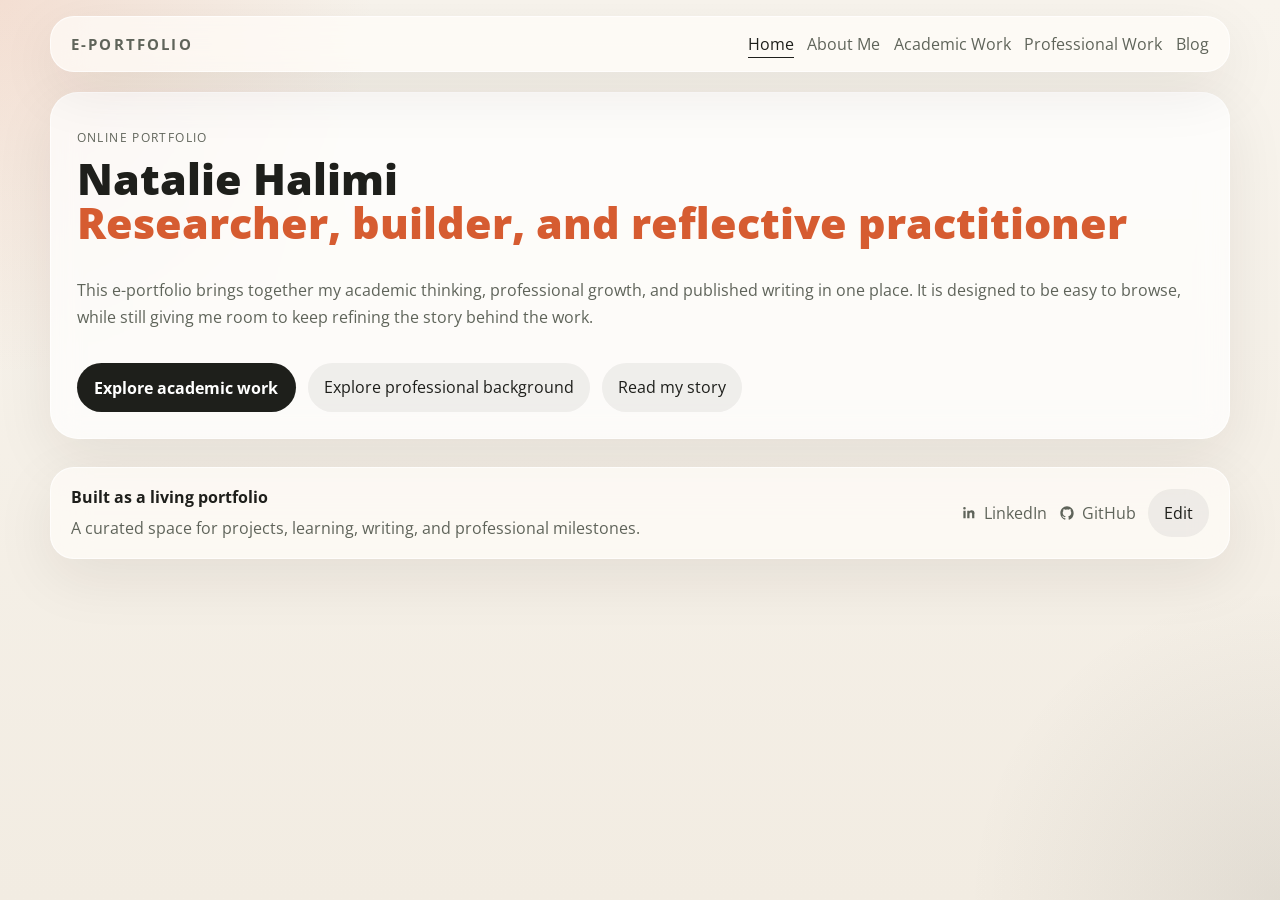
<file: index.html>
<!DOCTYPE html>
<html lang="en">
  <head>
    <meta charset="UTF-8" />
    <meta name="viewport" content="width=device-width, initial-scale=1.0" />
    <title>Nathal | E-Portfolio</title>
    <meta
      name="description"
      content="A modern minimalist e-portfolio for academic and professional work."
    />
    <link rel="preconnect" href="https://fonts.googleapis.com" />
    <link rel="preconnect" href="https://fonts.gstatic.com" crossorigin />
    <link
      href="https://fonts.googleapis.com/css2?family=Open+Sans:wght@400;500;600;700;800&display=swap"
      rel="stylesheet"
    />
    <link rel="stylesheet" href="styles.css?v=20260919-1" />
  </head>
  <body data-page="home">
    <div class="site-shell">
      <header class="site-header">
        <div class="brand-lockup">
          <a href="index.html" class="brand-kicker brand-kicker-link">E-Portfolio</a>
        </div>
        <nav class="site-nav" aria-label="Primary">
          <a href="index.html">Home</a>
          <a href="about.html">About Me</a>
          <a href="academic.html">Academic Work</a>
          <a href="professional.html">Professional Work</a>
          <a href="blog.html">Blog</a>
        </nav>
      </header>

      <main id="app"></main>

      <footer class="site-footer">
        <div>
          <p class="footer-title">Built as a living portfolio</p>
          <p id="footerMessage"></p>
        </div>
        <div class="footer-actions">
          <a class="social-link" href="https://www.linkedin.com/in/nataliehalimi/" target="_blank" rel="noreferrer" aria-label="LinkedIn">
            <svg viewBox="0 0 24 24" aria-hidden="true"><path d="M6.94 8.5H3.56V20h3.38V8.5Zm.22-3.56a1.96 1.96 0 1 0-3.92 0 1.96 1.96 0 0 0 3.92 0ZM20.44 12.96c0-3.46-1.85-5.07-4.31-5.07-1.99 0-2.88 1.1-3.38 1.87V8.5H9.38c.04.83 0 11.5 0 11.5h3.37v-6.42c0-.34.03-.68.12-.92.27-.68.88-1.38 1.9-1.38 1.34 0 1.87 1.03 1.87 2.54V20H20V13.4c0-.15 0-.29-.01-.44h.01Z" fill="currentColor"/></svg>
            <span>LinkedIn</span>
          </a>
          <a class="social-link" href="https://github.com/natinat" target="_blank" rel="noreferrer" aria-label="GitHub">
            <svg viewBox="0 0 24 24" aria-hidden="true"><path d="M12 2C6.48 2 2 6.59 2 12.25c0 4.53 2.87 8.37 6.84 9.73.5.1.66-.22.66-.49 0-.24-.01-1.04-.01-1.88-2.78.62-3.37-1.22-3.37-1.22-.45-1.18-1.11-1.49-1.11-1.49-.9-.64.07-.63.07-.63 1 .07 1.52 1.05 1.52 1.05.88 1.55 2.32 1.1 2.88.84.09-.66.35-1.1.63-1.35-2.22-.26-4.55-1.14-4.55-5.08 0-1.12.39-2.04 1.03-2.76-.1-.26-.45-1.31.1-2.73 0 0 .84-.28 2.75 1.05A9.3 9.3 0 0 1 12 6.88c.85 0 1.7.12 2.5.37 1.9-1.33 2.74-1.05 2.74-1.05.56 1.42.21 2.47.1 2.73.64.72 1.03 1.64 1.03 2.76 0 3.95-2.34 4.82-4.57 5.07.36.32.68.95.68 1.92 0 1.39-.01 2.5-.01 2.84 0 .27.17.59.67.49A10.2 10.2 0 0 0 22 12.25C22 6.59 17.52 2 12 2Z" fill="currentColor"/></svg>
            <span>GitHub</span>
          </a>
          <button id="footerEditToggle" class="ghost-button" type="button">Edit</button>
        </div>
      </footer>
    </div>

    <dialog id="editorDialog" class="editor-dialog">
      <form method="dialog" id="editorForm">
        <div class="dialog-header">
          <div>
            <p class="dialog-kicker">Editor</p>
            <h2 id="dialogTitle">Edit content</h2>
          </div>
          <button type="submit" class="icon-button" value="cancel" aria-label="Close editor">
            ×
          </button>
        </div>
        <div id="editorFields" class="editor-fields"></div>
        <div class="dialog-actions">
          <button type="button" id="deleteButton" class="danger-button hidden">Delete</button>
          <button type="submit" class="primary-button" value="save">Save changes</button>
        </div>
      </form>
    </dialog>

    <script src="app.js?v=20261128-3"></script>
  </body>
</html>
</file>
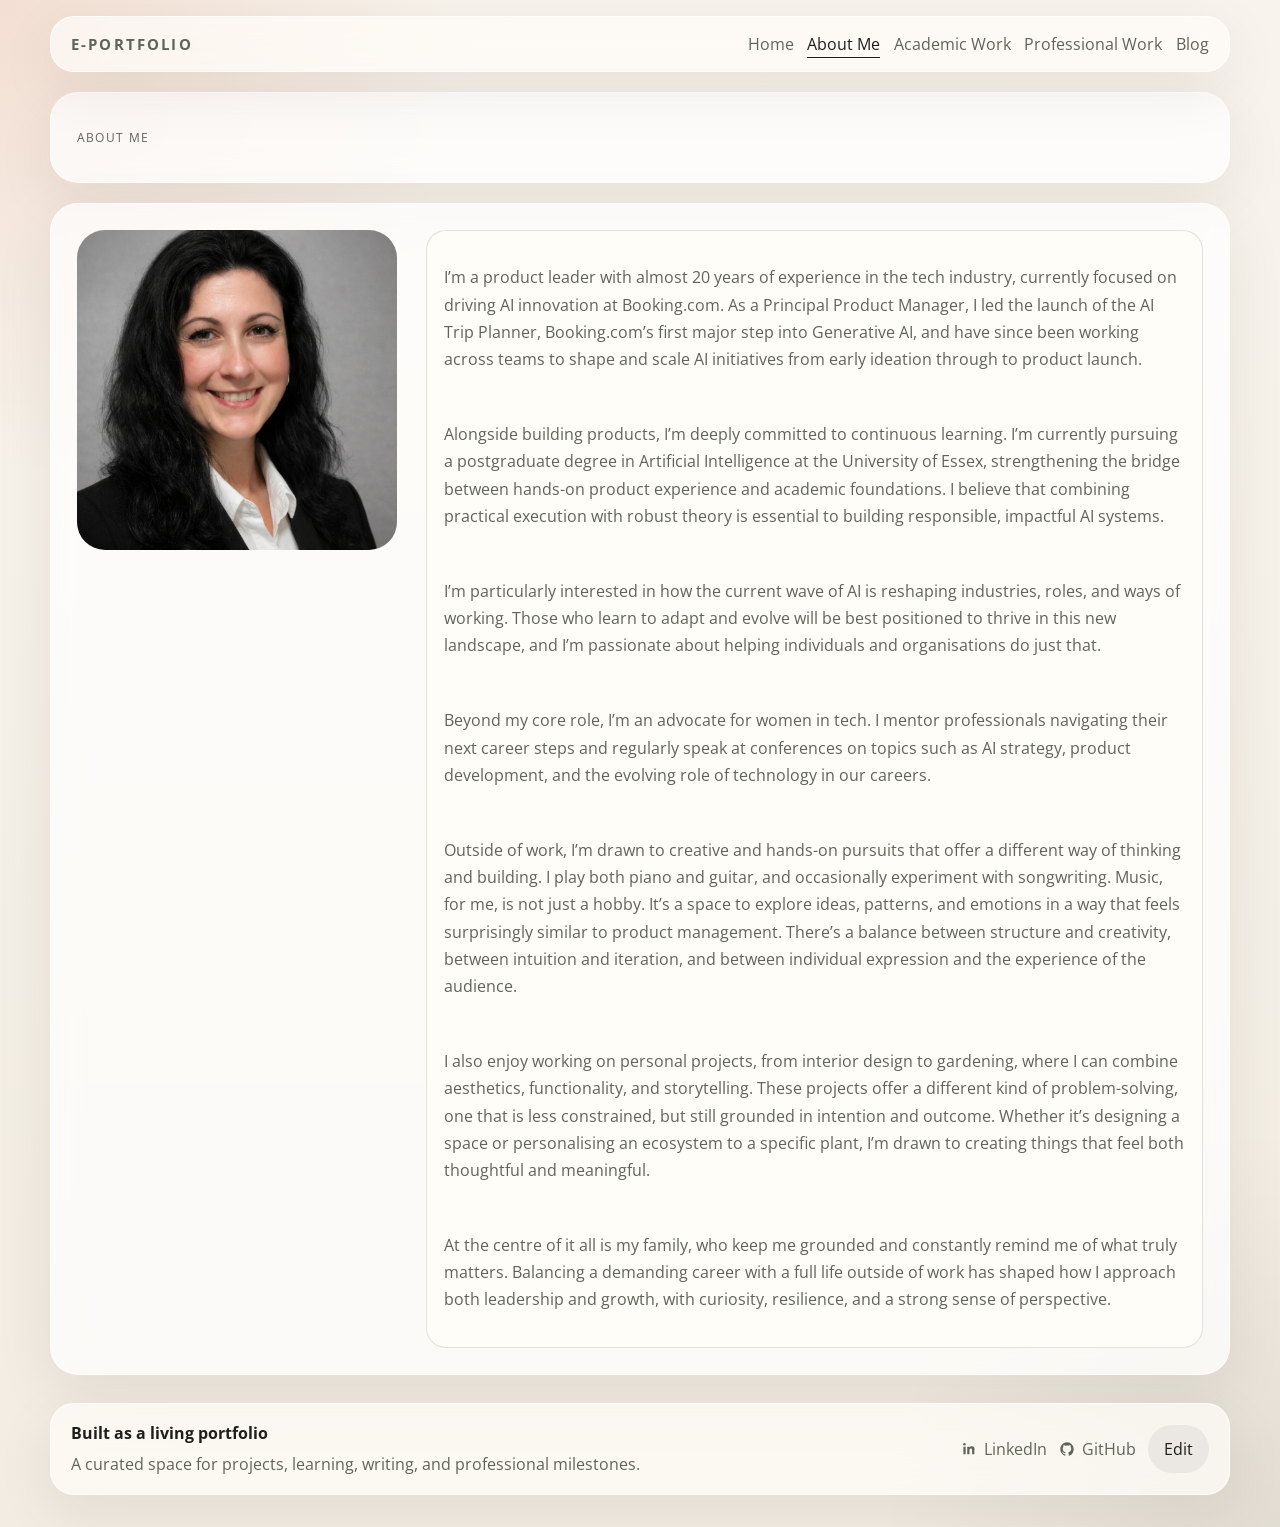
<file: about.html>
<!DOCTYPE html>
<html lang="en">
  <head>
    <meta charset="UTF-8" />
    <meta name="viewport" content="width=device-width, initial-scale=1.0" />
    <title>Nathal | About Me</title>
    <meta
      name="description"
      content="Learn more about Nathal's background, perspective, and the story behind the portfolio."
    />
    <link rel="preconnect" href="https://fonts.googleapis.com" />
    <link rel="preconnect" href="https://fonts.gstatic.com" crossorigin />
    <link
      href="https://fonts.googleapis.com/css2?family=Open+Sans:wght@400;500;600;700;800&display=swap"
      rel="stylesheet"
    />
    <link rel="stylesheet" href="styles.css?v=20260919-1" />
  </head>
  <body data-page="about">
    <div class="site-shell">
      <header class="site-header">
        <div class="brand-lockup">
          <a href="index.html" class="brand-kicker brand-kicker-link">E-Portfolio</a>
        </div>
        <nav class="site-nav" aria-label="Primary">
          <a href="index.html">Home</a>
          <a href="about.html">About Me</a>
          <a href="academic.html">Academic Work</a>
          <a href="professional.html">Professional Work</a>
          <a href="blog.html">Blog</a>
        </nav>
      </header>

      <main id="app"></main>

      <footer class="site-footer">
        <div>
          <p class="footer-title">Built as a living portfolio</p>
          <p id="footerMessage"></p>
        </div>
        <div class="footer-actions">
          <a class="social-link" href="https://www.linkedin.com/in/nataliehalimi/" target="_blank" rel="noreferrer" aria-label="LinkedIn">
            <svg viewBox="0 0 24 24" aria-hidden="true"><path d="M6.94 8.5H3.56V20h3.38V8.5Zm.22-3.56a1.96 1.96 0 1 0-3.92 0 1.96 1.96 0 0 0 3.92 0ZM20.44 12.96c0-3.46-1.85-5.07-4.31-5.07-1.99 0-2.88 1.1-3.38 1.87V8.5H9.38c.04.83 0 11.5 0 11.5h3.37v-6.42c0-.34.03-.68.12-.92.27-.68.88-1.38 1.9-1.38 1.34 0 1.87 1.03 1.87 2.54V20H20V13.4c0-.15 0-.29-.01-.44h.01Z" fill="currentColor"/></svg>
            <span>LinkedIn</span>
          </a>
          <a class="social-link" href="https://github.com/natinat" target="_blank" rel="noreferrer" aria-label="GitHub">
            <svg viewBox="0 0 24 24" aria-hidden="true"><path d="M12 2C6.48 2 2 6.59 2 12.25c0 4.53 2.87 8.37 6.84 9.73.5.1.66-.22.66-.49 0-.24-.01-1.04-.01-1.88-2.78.62-3.37-1.22-3.37-1.22-.45-1.18-1.11-1.49-1.11-1.49-.9-.64.07-.63.07-.63 1 .07 1.52 1.05 1.52 1.05.88 1.55 2.32 1.1 2.88.84.09-.66.35-1.1.63-1.35-2.22-.26-4.55-1.14-4.55-5.08 0-1.12.39-2.04 1.03-2.76-.1-.26-.45-1.31.1-2.73 0 0 .84-.28 2.75 1.05A9.3 9.3 0 0 1 12 6.88c.85 0 1.7.12 2.5.37 1.9-1.33 2.74-1.05 2.74-1.05.56 1.42.21 2.47.1 2.73.64.72 1.03 1.64 1.03 2.76 0 3.95-2.34 4.82-4.57 5.07.36.32.68.95.68 1.92 0 1.39-.01 2.5-.01 2.84 0 .27.17.59.67.49A10.2 10.2 0 0 0 22 12.25C22 6.59 17.52 2 12 2Z" fill="currentColor"/></svg>
            <span>GitHub</span>
          </a>
          <button id="footerEditToggle" class="ghost-button" type="button">Edit</button>
        </div>
      </footer>
    </div>

    <dialog id="editorDialog" class="editor-dialog">
      <form method="dialog" id="editorForm">
        <div class="dialog-header">
          <div>
            <p class="dialog-kicker">Editor</p>
            <h2 id="dialogTitle">Edit content</h2>
          </div>
          <button type="submit" class="icon-button" value="cancel" aria-label="Close editor">
            ×
          </button>
        </div>
        <div id="editorFields" class="editor-fields"></div>
        <div class="dialog-actions">
          <button type="button" id="deleteButton" class="danger-button hidden">Delete</button>
          <button type="submit" class="primary-button" value="save">Save changes</button>
        </div>
      </form>
    </dialog>

    <script src="app.js?v=20261128-3"></script>
  </body>
</html>
</file>
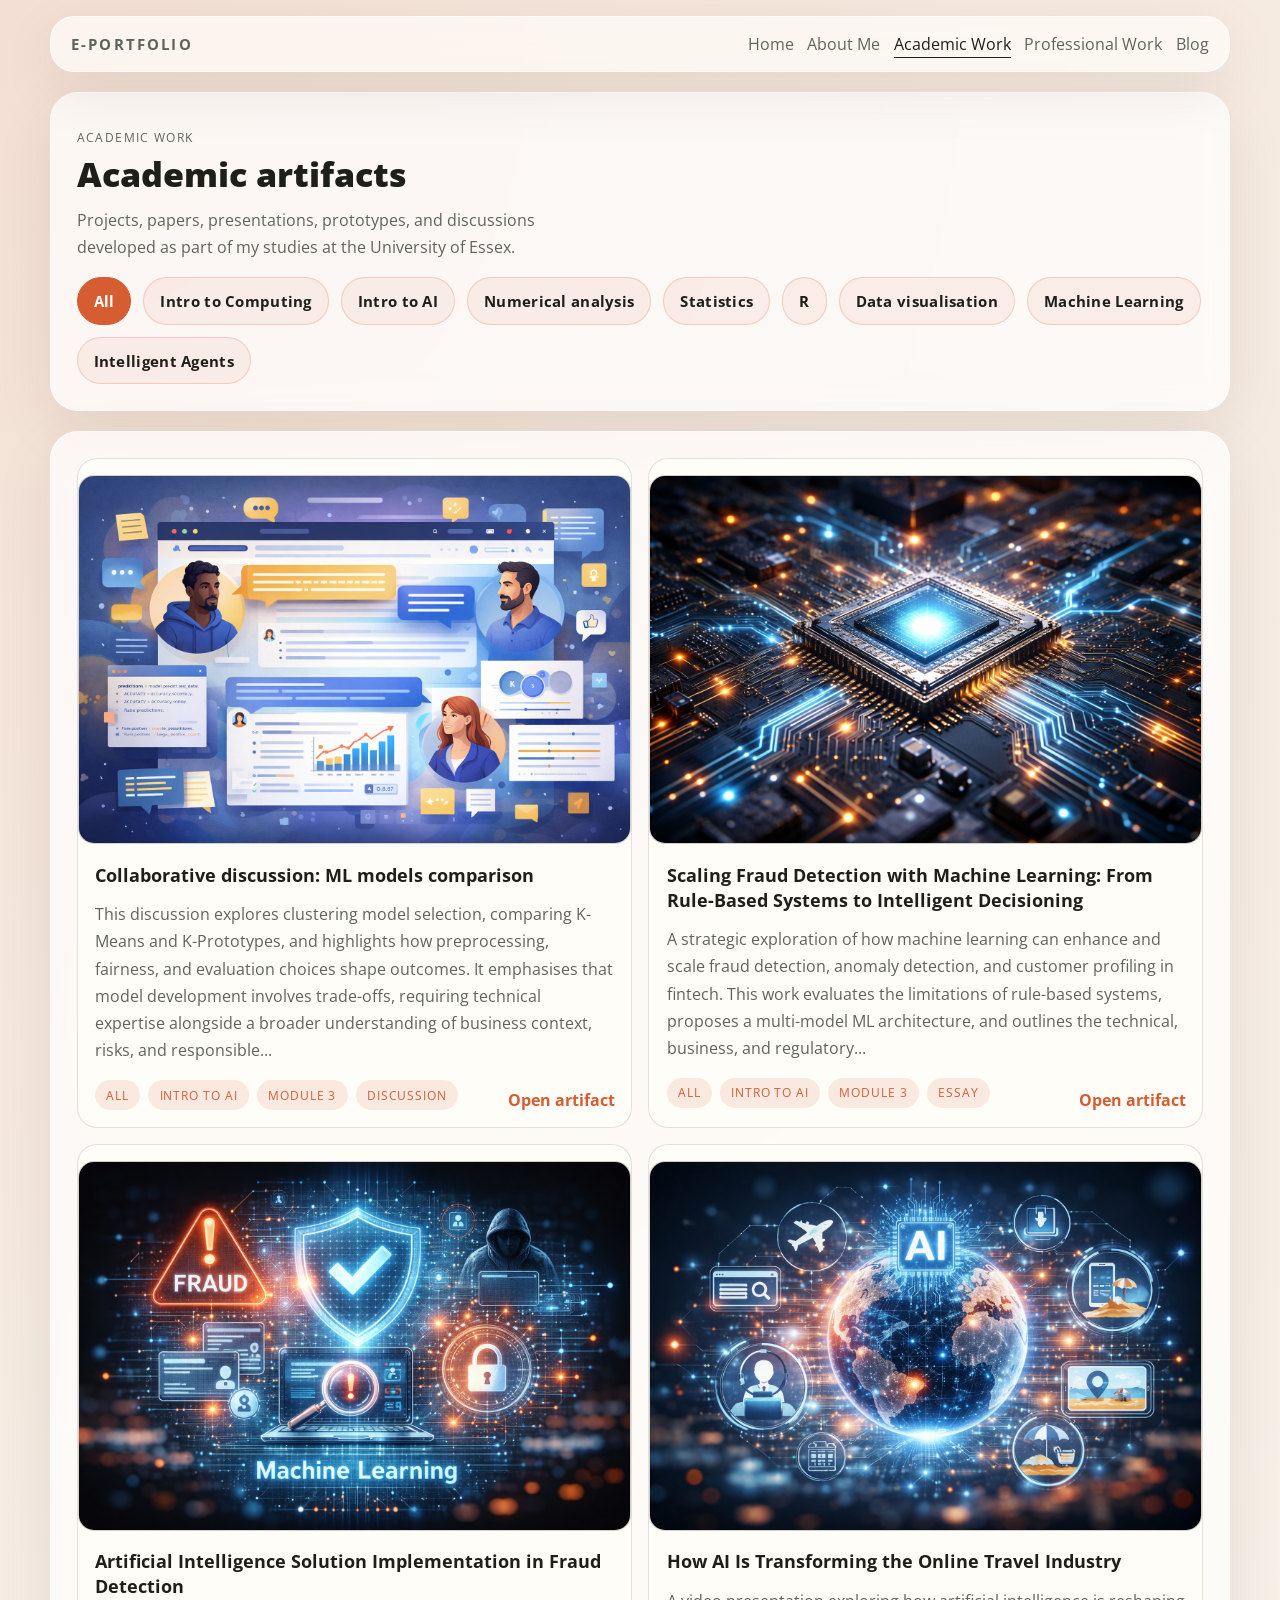
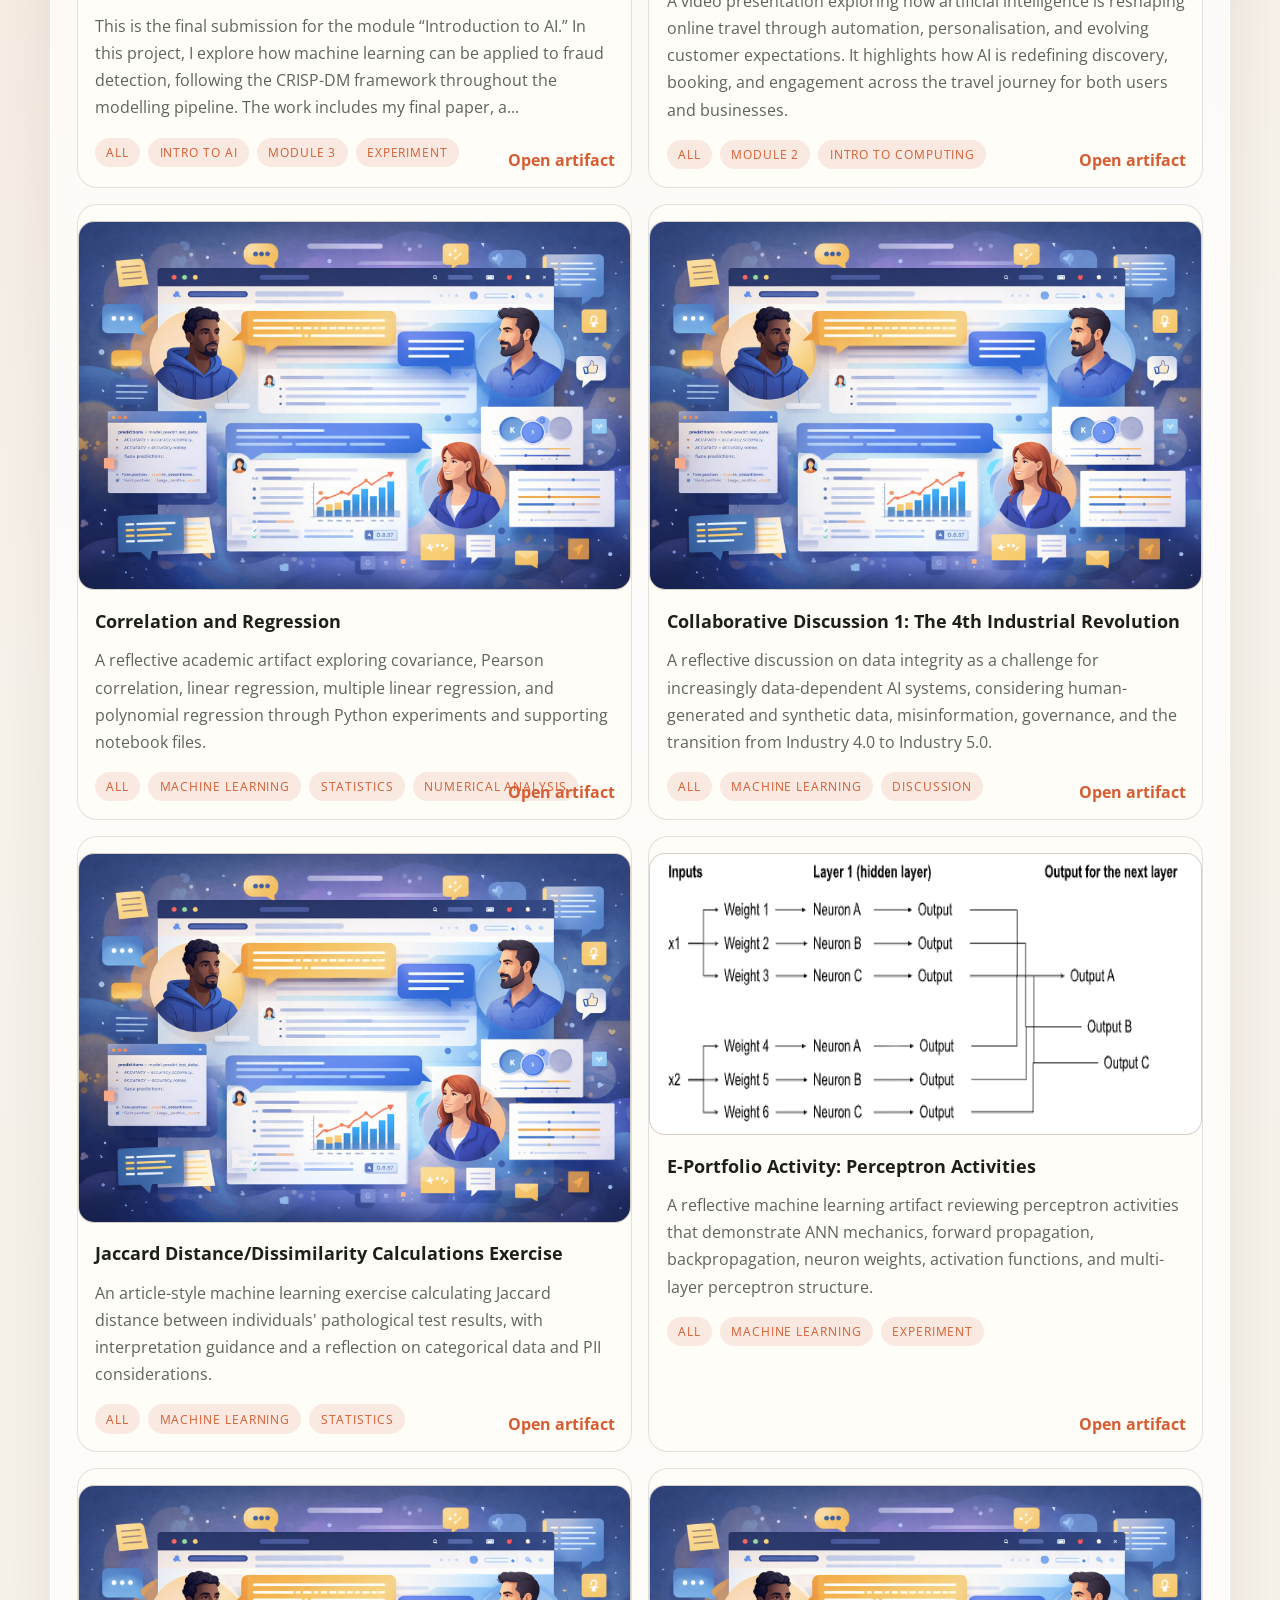
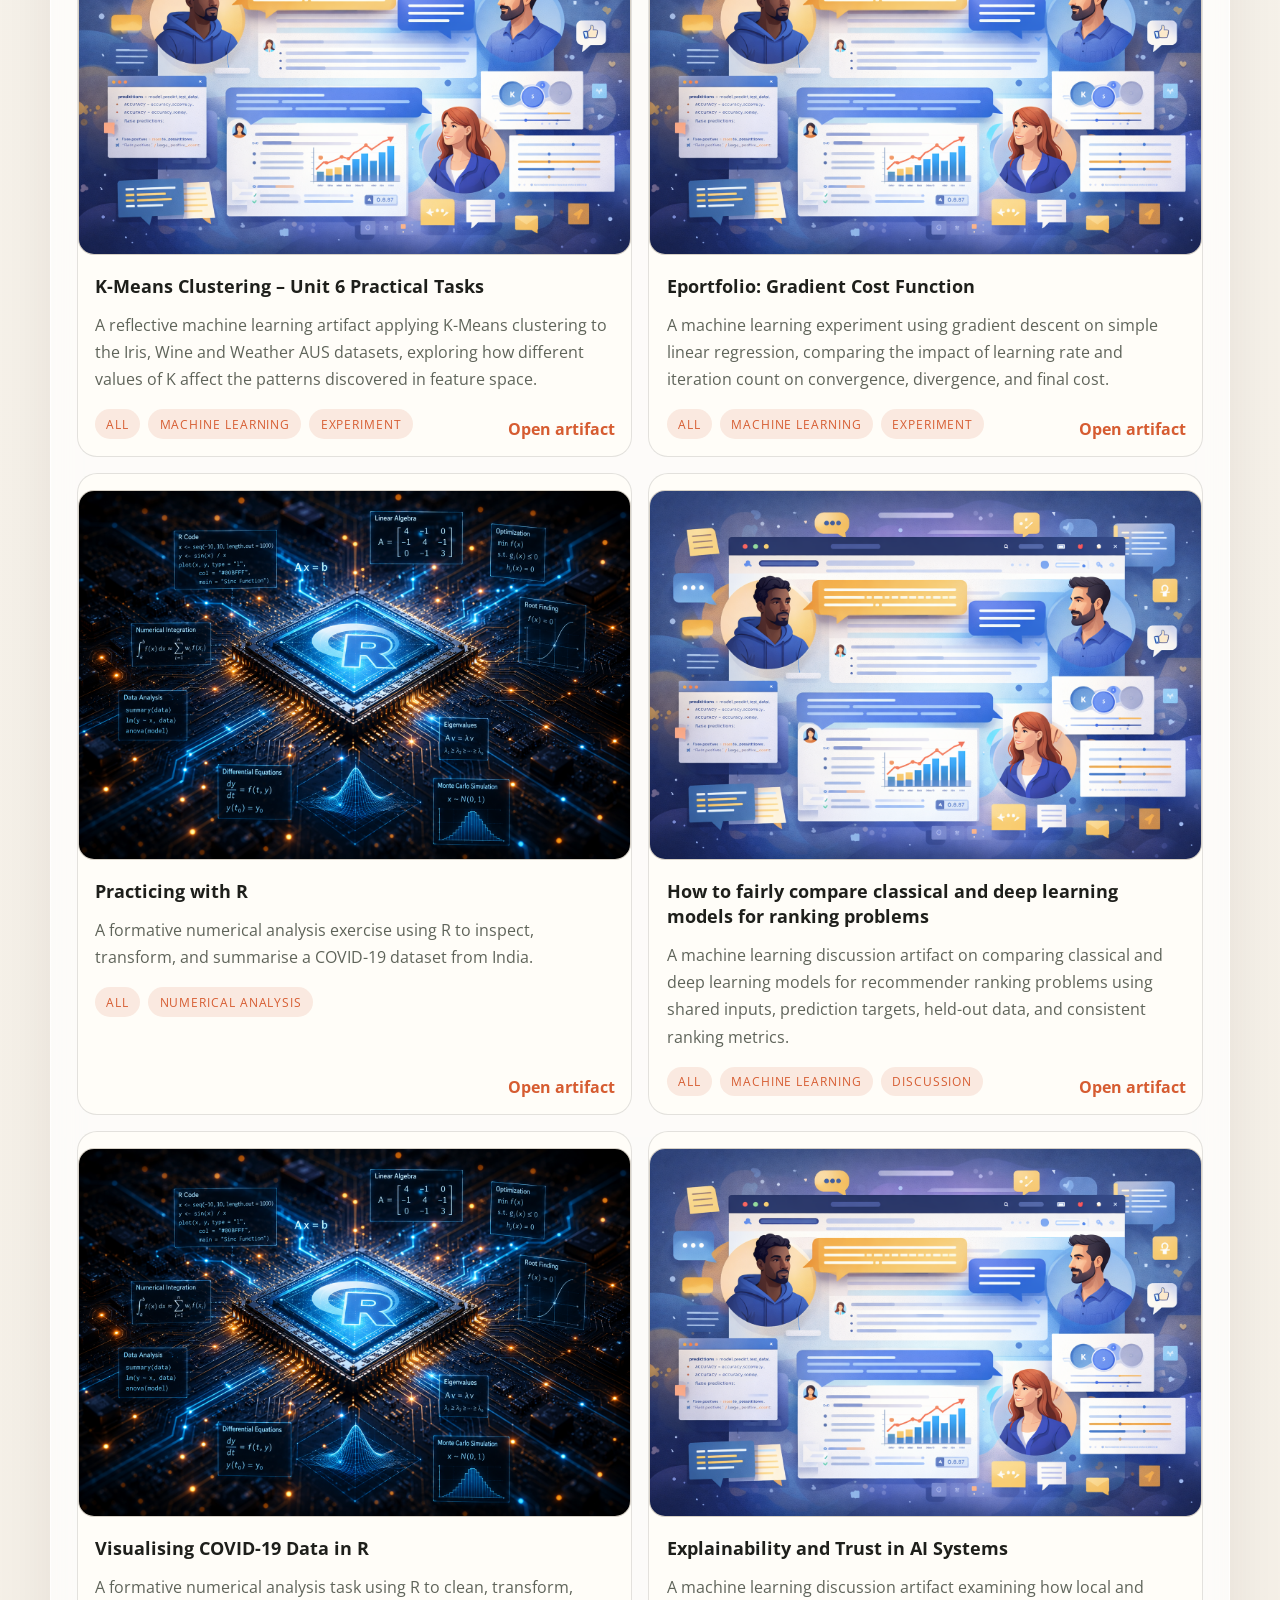
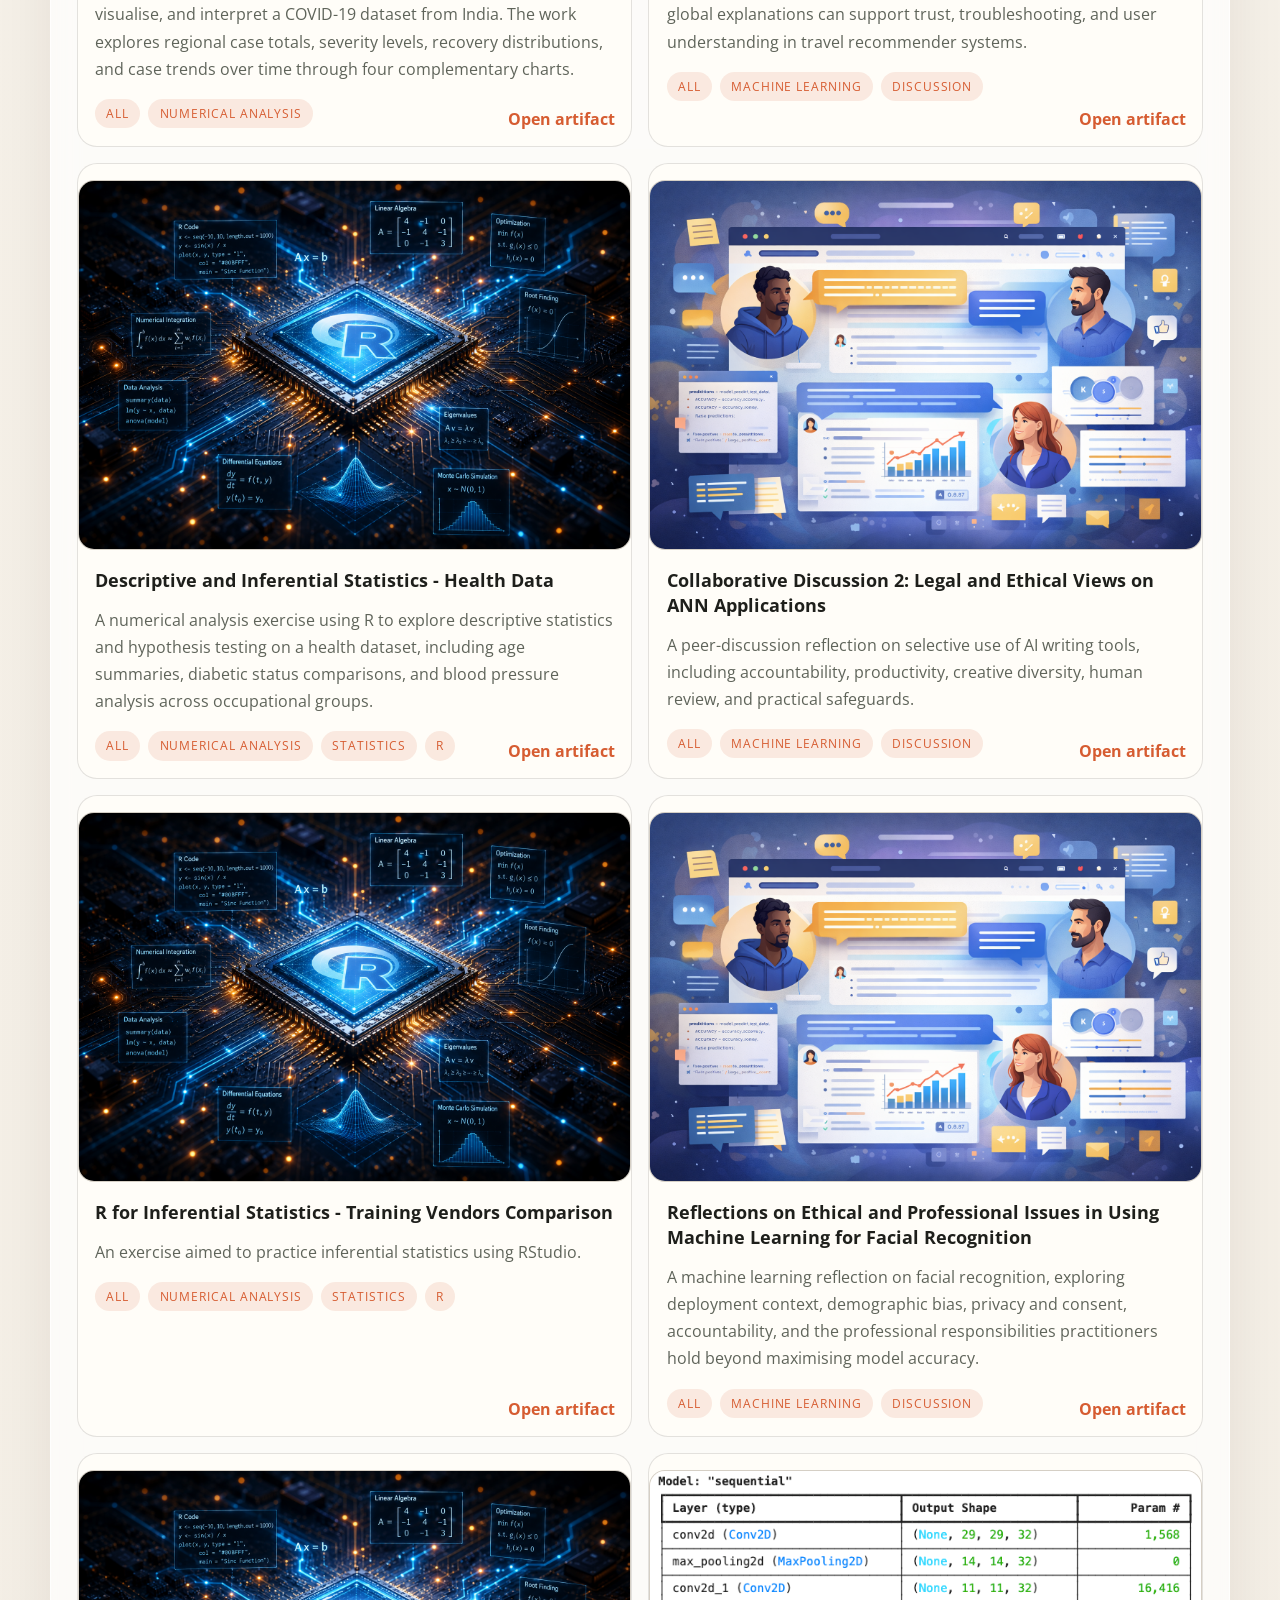
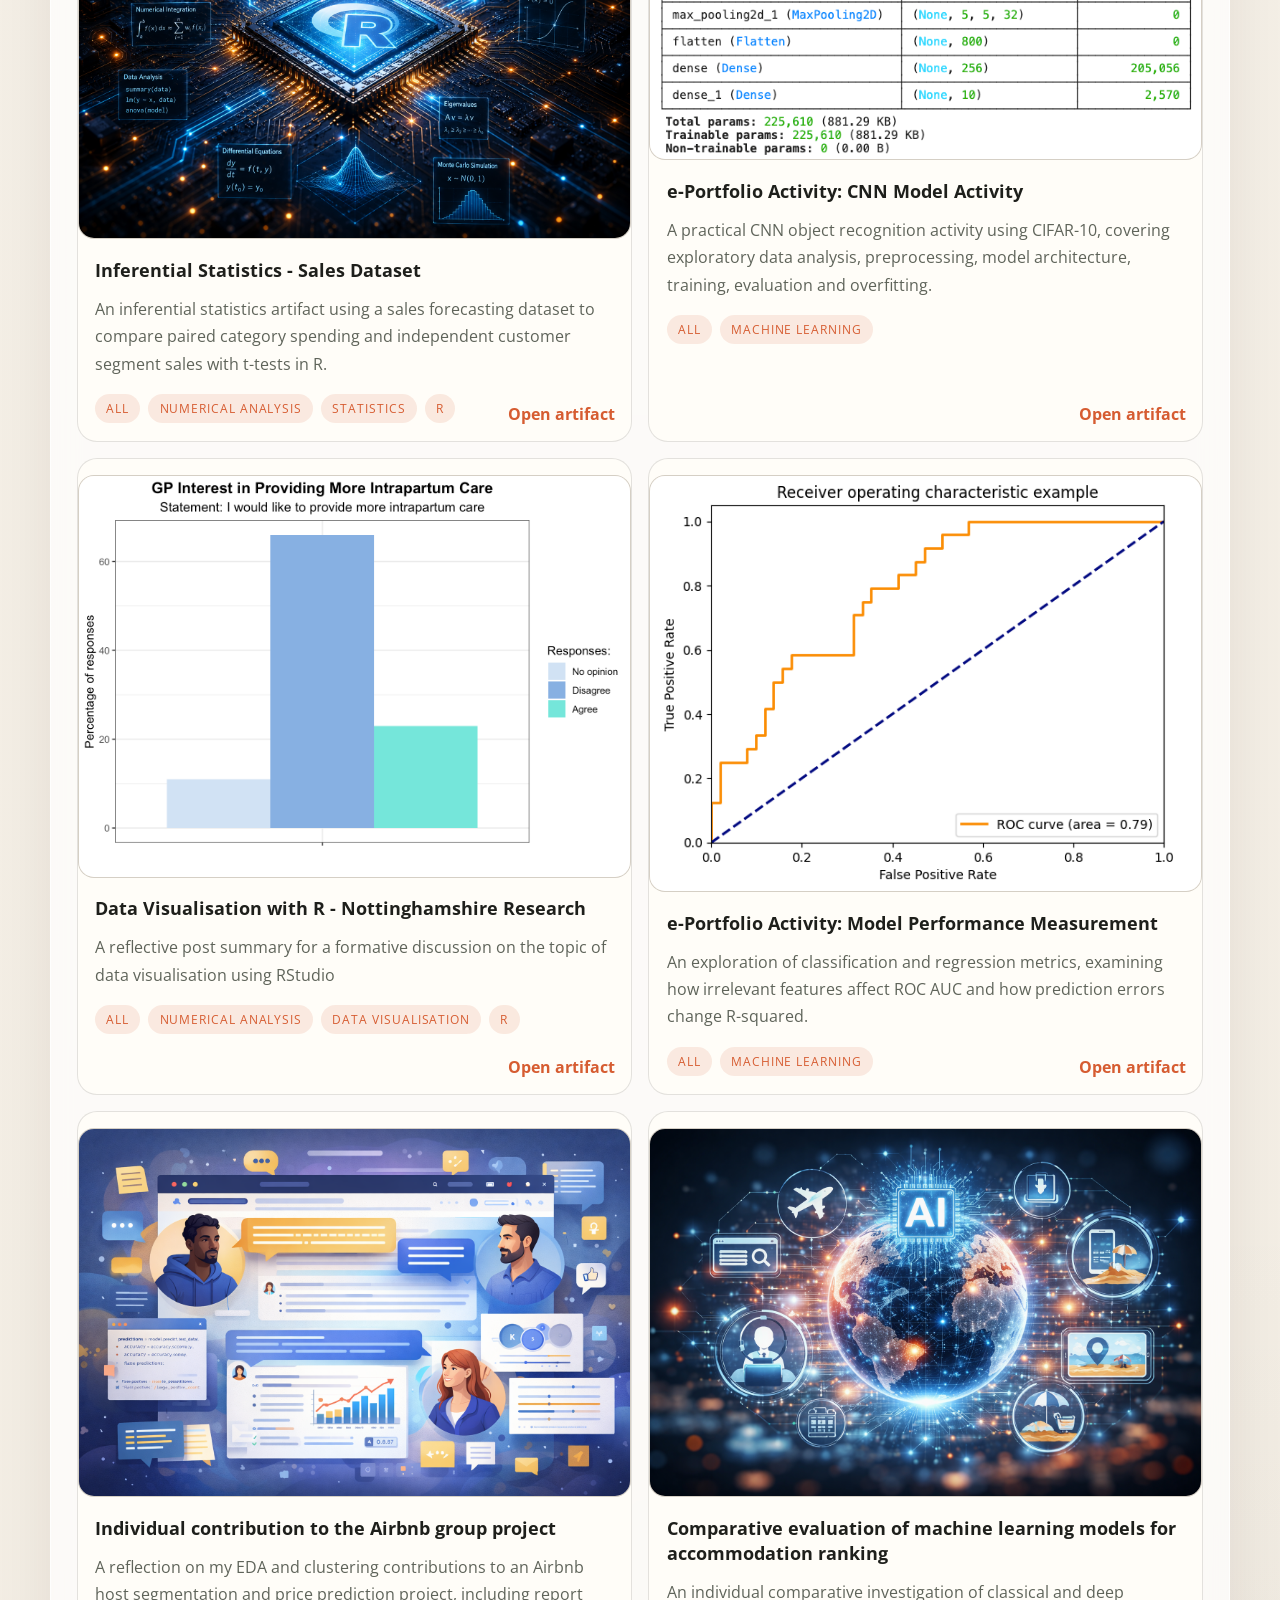
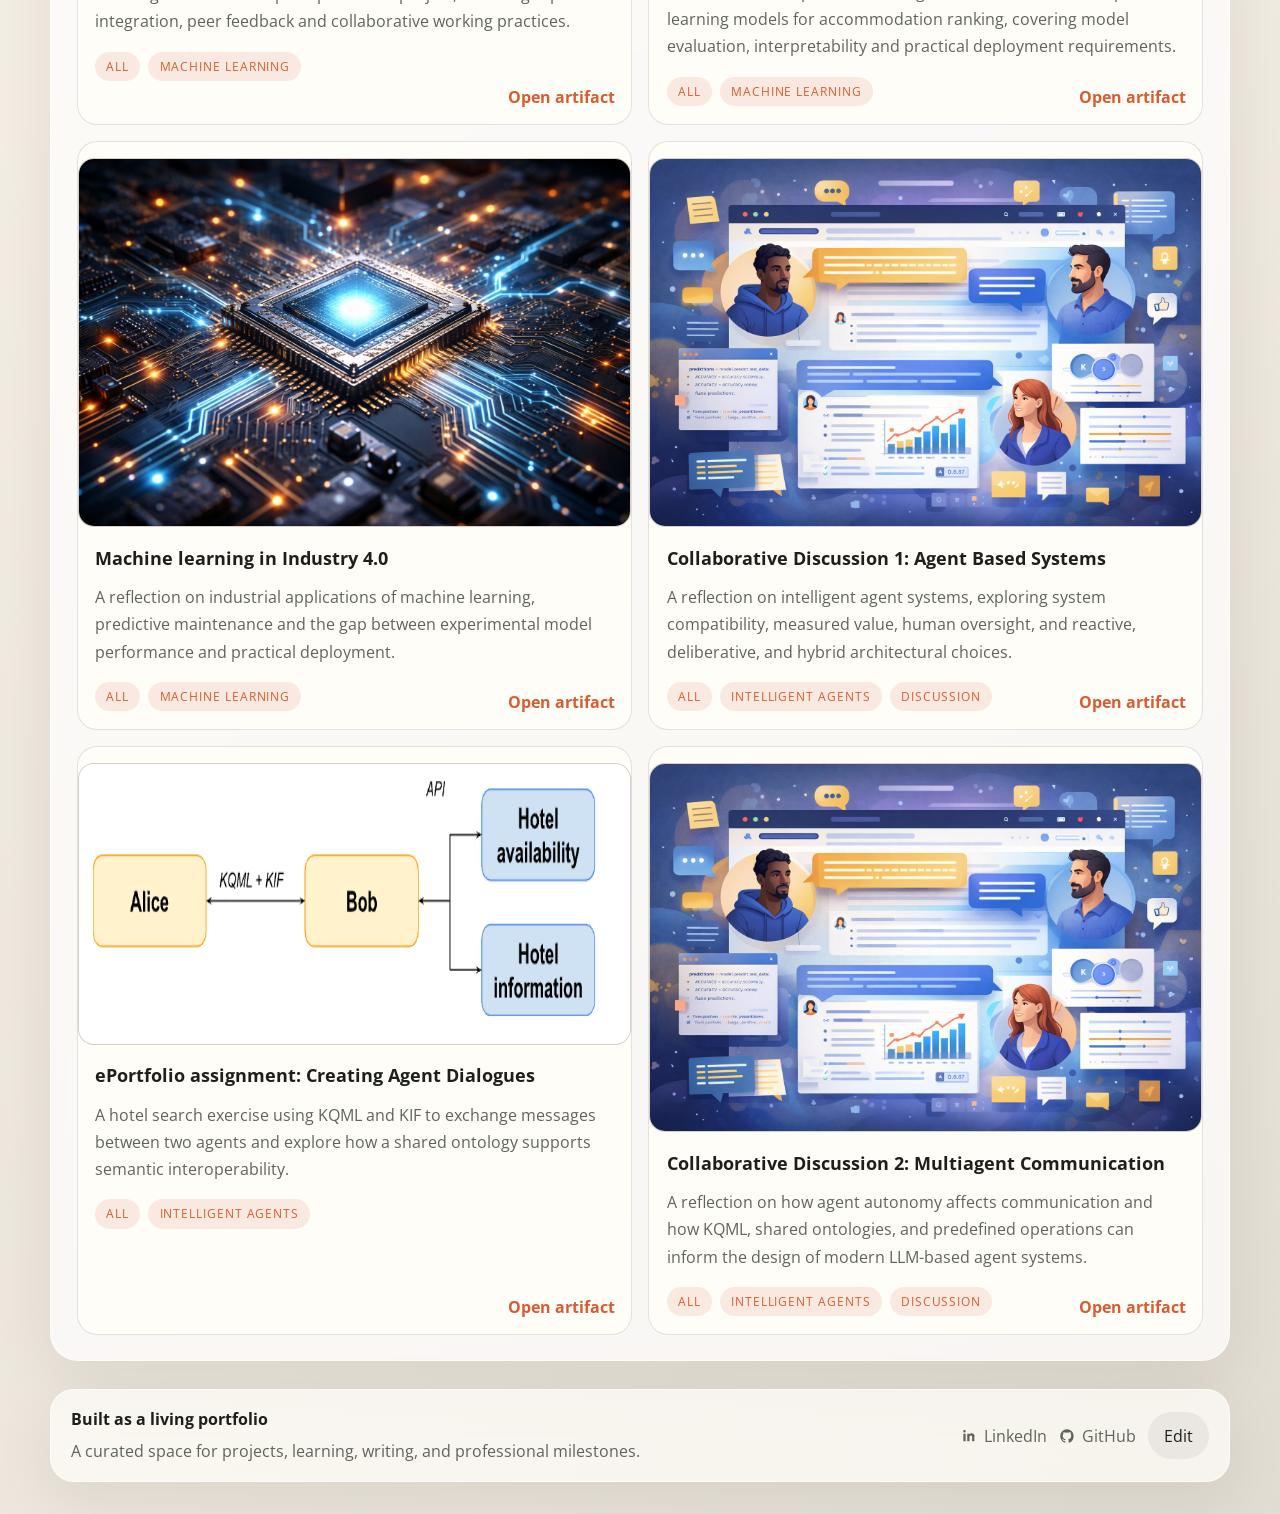
<file: academic.html>
<!DOCTYPE html>
<html lang="en">
  <head>
    <meta charset="UTF-8" />
    <meta name="viewport" content="width=device-width, initial-scale=1.0" />
    <title>Nathal | Academic Work</title>
    <meta
      name="description"
      content="Browse academic projects, research outputs, media, and code artifacts."
    />
    <link rel="preconnect" href="https://fonts.googleapis.com" />
    <link rel="preconnect" href="https://fonts.gstatic.com" crossorigin />
    <link
      href="https://fonts.googleapis.com/css2?family=Open+Sans:wght@400;500;600;700;800&display=swap"
      rel="stylesheet"
    />
    <link rel="stylesheet" href="styles.css?v=20260919-1" />
  </head>
  <body data-page="academic">
    <div class="site-shell">
      <header class="site-header">
        <div class="brand-lockup">
          <a href="index.html" class="brand-kicker brand-kicker-link">E-Portfolio</a>
        </div>
        <nav class="site-nav" aria-label="Primary">
          <a href="index.html">Home</a>
          <a href="about.html">About Me</a>
          <a href="academic.html">Academic Work</a>
          <a href="professional.html">Professional Work</a>
          <a href="blog.html">Blog</a>
        </nav>
      </header>

      <main id="app"></main>

      <footer class="site-footer">
        <div>
          <p class="footer-title">Built as a living portfolio</p>
          <p id="footerMessage"></p>
        </div>
        <div class="footer-actions">
          <a class="social-link" href="https://www.linkedin.com/in/nataliehalimi/" target="_blank" rel="noreferrer" aria-label="LinkedIn">
            <svg viewBox="0 0 24 24" aria-hidden="true"><path d="M6.94 8.5H3.56V20h3.38V8.5Zm.22-3.56a1.96 1.96 0 1 0-3.92 0 1.96 1.96 0 0 0 3.92 0ZM20.44 12.96c0-3.46-1.85-5.07-4.31-5.07-1.99 0-2.88 1.1-3.38 1.87V8.5H9.38c.04.83 0 11.5 0 11.5h3.37v-6.42c0-.34.03-.68.12-.92.27-.68.88-1.38 1.9-1.38 1.34 0 1.87 1.03 1.87 2.54V20H20V13.4c0-.15 0-.29-.01-.44h.01Z" fill="currentColor"/></svg>
            <span>LinkedIn</span>
          </a>
          <a class="social-link" href="https://github.com/natinat" target="_blank" rel="noreferrer" aria-label="GitHub">
            <svg viewBox="0 0 24 24" aria-hidden="true"><path d="M12 2C6.48 2 2 6.59 2 12.25c0 4.53 2.87 8.37 6.84 9.73.5.1.66-.22.66-.49 0-.24-.01-1.04-.01-1.88-2.78.62-3.37-1.22-3.37-1.22-.45-1.18-1.11-1.49-1.11-1.49-.9-.64.07-.63.07-.63 1 .07 1.52 1.05 1.52 1.05.88 1.55 2.32 1.1 2.88.84.09-.66.35-1.1.63-1.35-2.22-.26-4.55-1.14-4.55-5.08 0-1.12.39-2.04 1.03-2.76-.1-.26-.45-1.31.1-2.73 0 0 .84-.28 2.75 1.05A9.3 9.3 0 0 1 12 6.88c.85 0 1.7.12 2.5.37 1.9-1.33 2.74-1.05 2.74-1.05.56 1.42.21 2.47.1 2.73.64.72 1.03 1.64 1.03 2.76 0 3.95-2.34 4.82-4.57 5.07.36.32.68.95.68 1.92 0 1.39-.01 2.5-.01 2.84 0 .27.17.59.67.49A10.2 10.2 0 0 0 22 12.25C22 6.59 17.52 2 12 2Z" fill="currentColor"/></svg>
            <span>GitHub</span>
          </a>
          <button id="footerEditToggle" class="ghost-button" type="button">Edit</button>
        </div>
      </footer>
    </div>

    <dialog id="editorDialog" class="editor-dialog">
      <form method="dialog" id="editorForm">
        <div class="dialog-header">
          <div>
            <p class="dialog-kicker">Editor</p>
            <h2 id="dialogTitle">Edit content</h2>
          </div>
          <button type="submit" class="icon-button" value="cancel" aria-label="Close editor">
            ×
          </button>
        </div>
        <div id="editorFields" class="editor-fields"></div>
        <div class="dialog-actions">
          <button type="button" id="deleteButton" class="danger-button hidden">Delete</button>
          <button type="submit" class="primary-button" value="save">Save changes</button>
        </div>
      </form>
    </dialog>

    <script src="app.js?v=20261128-3"></script>
  </body>
</html>
</file>
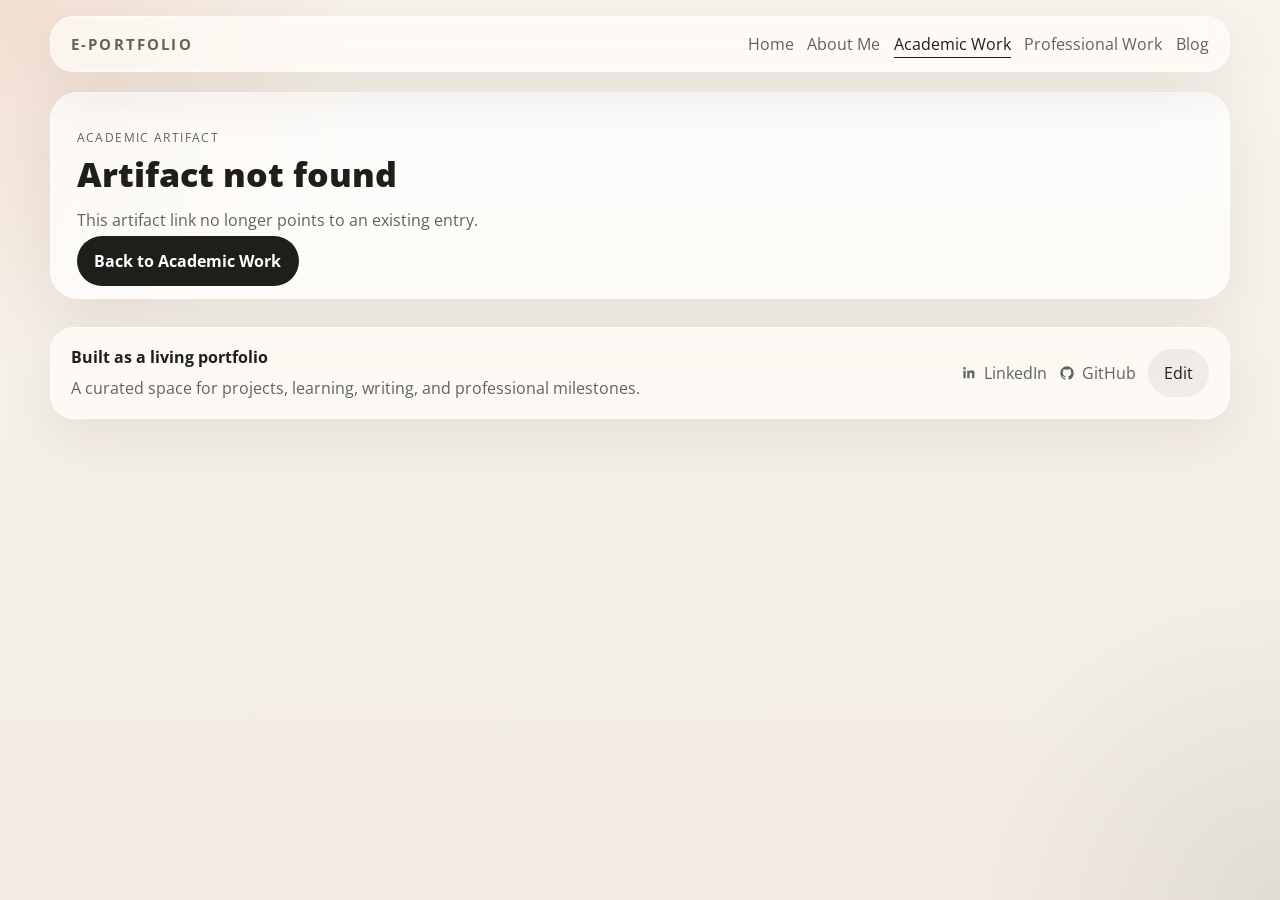
<file: artifact.html>
<!DOCTYPE html>
<html lang="en">
  <head>
    <meta charset="UTF-8" />
    <meta name="viewport" content="width=device-width, initial-scale=1.0" />
    <title>Nathal | Academic Artifact</title>
    <meta
      name="description"
      content="View an academic artifact with supporting sections, media, code, and links."
    />
    <link rel="preconnect" href="https://fonts.googleapis.com" />
    <link rel="preconnect" href="https://fonts.gstatic.com" crossorigin />
    <link
      href="https://fonts.googleapis.com/css2?family=Open+Sans:wght@400;500;600;700;800&display=swap"
      rel="stylesheet"
    />
    <link rel="stylesheet" href="styles.css?v=20260919-1" />
  </head>
  <body data-page="artifact">
    <div class="site-shell">
      <header class="site-header">
        <div class="brand-lockup">
          <a href="index.html" class="brand-kicker brand-kicker-link">E-Portfolio</a>
        </div>
        <nav class="site-nav" aria-label="Primary">
          <a href="index.html">Home</a>
          <a href="about.html">About Me</a>
          <a href="academic.html">Academic Work</a>
          <a href="professional.html">Professional Work</a>
          <a href="blog.html">Blog</a>
        </nav>
      </header>

      <main id="app"></main>

      <footer class="site-footer">
        <div>
          <p class="footer-title">Built as a living portfolio</p>
          <p id="footerMessage"></p>
        </div>
        <div class="footer-actions">
          <a class="social-link" href="https://www.linkedin.com/in/nataliehalimi/" target="_blank" rel="noreferrer" aria-label="LinkedIn">
            <svg viewBox="0 0 24 24" aria-hidden="true"><path d="M6.94 8.5H3.56V20h3.38V8.5Zm.22-3.56a1.96 1.96 0 1 0-3.92 0 1.96 1.96 0 0 0 3.92 0ZM20.44 12.96c0-3.46-1.85-5.07-4.31-5.07-1.99 0-2.88 1.1-3.38 1.87V8.5H9.38c.04.83 0 11.5 0 11.5h3.37v-6.42c0-.34.03-.68.12-.92.27-.68.88-1.38 1.9-1.38 1.34 0 1.87 1.03 1.87 2.54V20H20V13.4c0-.15 0-.29-.01-.44h.01Z" fill="currentColor"/></svg>
            <span>LinkedIn</span>
          </a>
          <a class="social-link" href="https://github.com/natinat" target="_blank" rel="noreferrer" aria-label="GitHub">
            <svg viewBox="0 0 24 24" aria-hidden="true"><path d="M12 2C6.48 2 2 6.59 2 12.25c0 4.53 2.87 8.37 6.84 9.73.5.1.66-.22.66-.49 0-.24-.01-1.04-.01-1.88-2.78.62-3.37-1.22-3.37-1.22-.45-1.18-1.11-1.49-1.11-1.49-.9-.64.07-.63.07-.63 1 .07 1.52 1.05 1.52 1.05.88 1.55 2.32 1.1 2.88.84.09-.66.35-1.1.63-1.35-2.22-.26-4.55-1.14-4.55-5.08 0-1.12.39-2.04 1.03-2.76-.1-.26-.45-1.31.1-2.73 0 0 .84-.28 2.75 1.05A9.3 9.3 0 0 1 12 6.88c.85 0 1.7.12 2.5.37 1.9-1.33 2.74-1.05 2.74-1.05.56 1.42.21 2.47.1 2.73.64.72 1.03 1.64 1.03 2.76 0 3.95-2.34 4.82-4.57 5.07.36.32.68.95.68 1.92 0 1.39-.01 2.5-.01 2.84 0 .27.17.59.67.49A10.2 10.2 0 0 0 22 12.25C22 6.59 17.52 2 12 2Z" fill="currentColor"/></svg>
            <span>GitHub</span>
          </a>
          <button id="footerEditToggle" class="ghost-button" type="button">Edit</button>
        </div>
      </footer>
    </div>

    <dialog id="editorDialog" class="editor-dialog">
      <form method="dialog" id="editorForm">
        <div class="dialog-header">
          <div>
            <p class="dialog-kicker">Editor</p>
            <h2 id="dialogTitle">Edit content</h2>
          </div>
          <button type="submit" class="icon-button" value="cancel" aria-label="Close editor">
            ×
          </button>
        </div>
        <div id="editorFields" class="editor-fields"></div>
        <div class="dialog-actions">
          <button type="button" id="deleteButton" class="danger-button hidden">Delete</button>
          <button type="submit" class="primary-button" value="save">Save changes</button>
        </div>
      </form>
    </dialog>

    <script src="app.js?v=20261128-3"></script>
  </body>
</html>
</file>
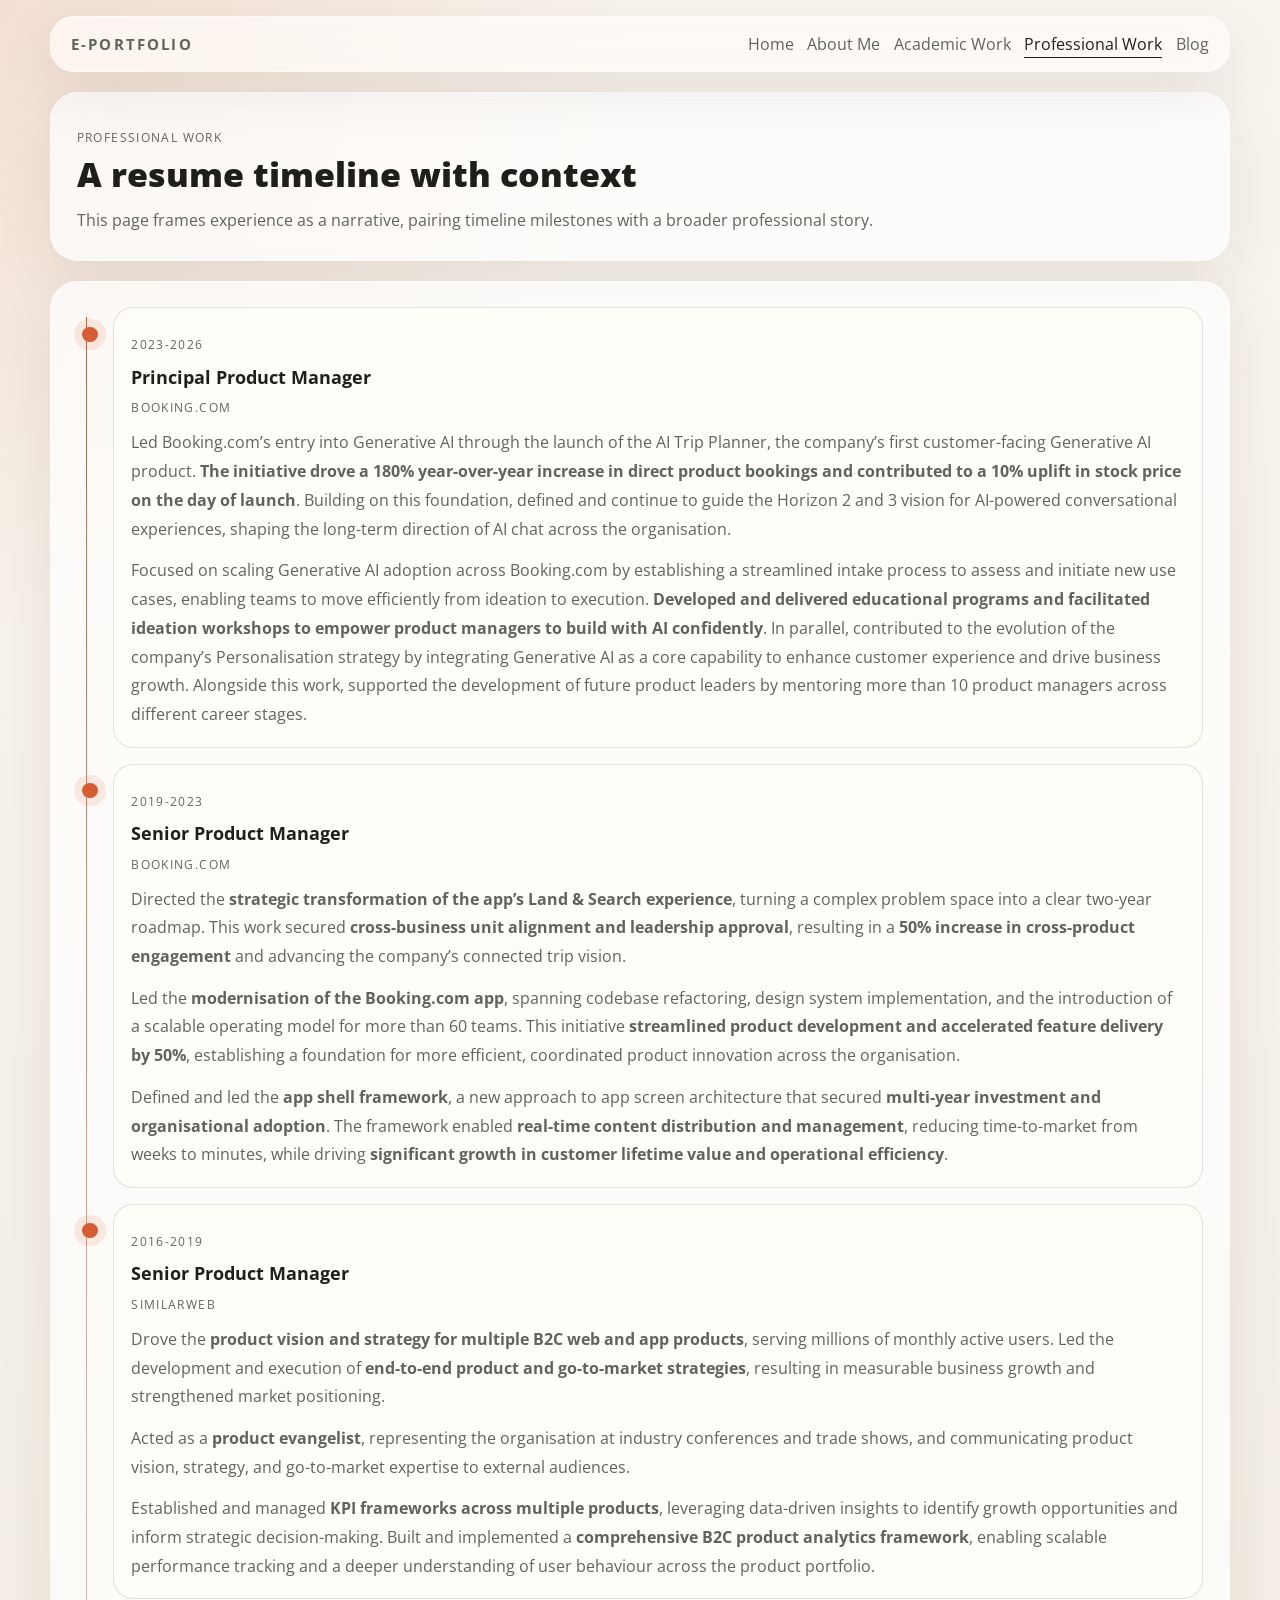
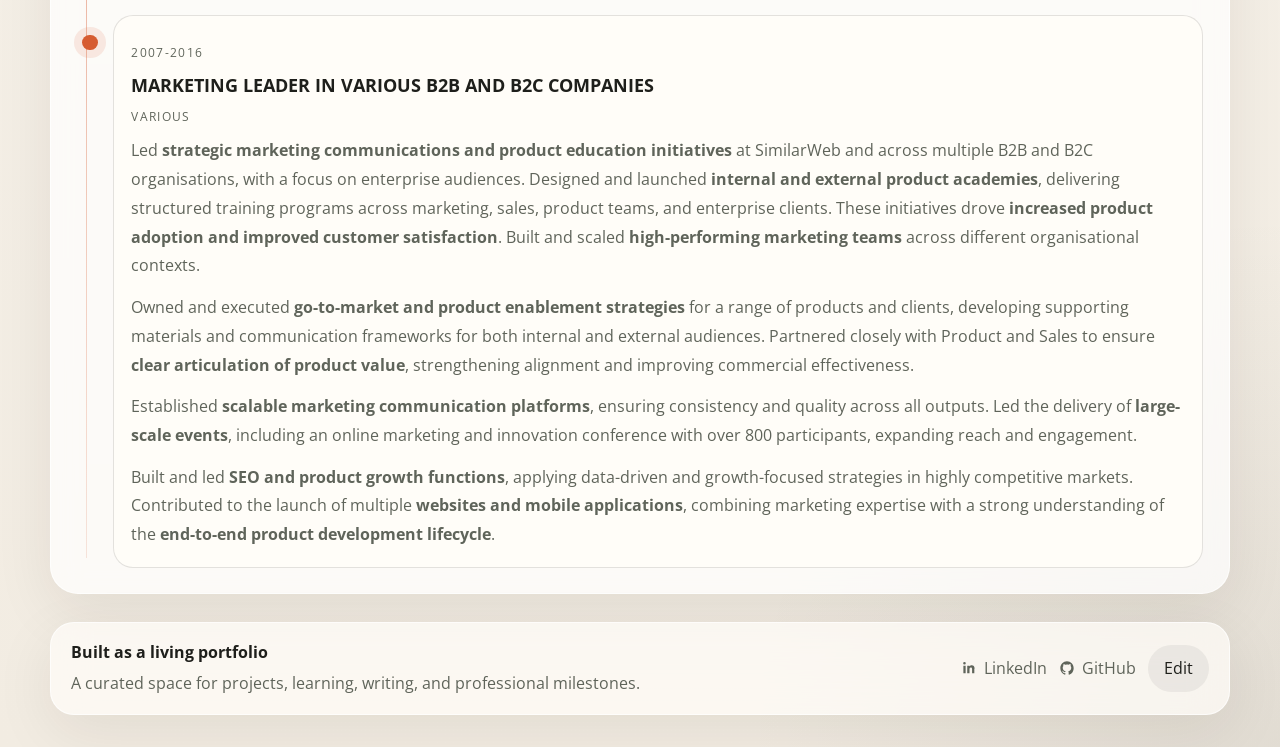
<file: professional.html>
<!DOCTYPE html>
<html lang="en">
  <head>
    <meta charset="UTF-8" />
    <meta name="viewport" content="width=device-width, initial-scale=1.0" />
    <title>Nathal | Professional Work</title>
    <meta
      name="description"
      content="Explore professional experience, timeline milestones, and resume context."
    />
    <link rel="preconnect" href="https://fonts.googleapis.com" />
    <link rel="preconnect" href="https://fonts.gstatic.com" crossorigin />
    <link
      href="https://fonts.googleapis.com/css2?family=Open+Sans:wght@400;500;600;700;800&display=swap"
      rel="stylesheet"
    />
    <link rel="stylesheet" href="styles.css?v=20260919-1" />
  </head>
  <body data-page="professional">
    <div class="site-shell">
      <header class="site-header">
        <div class="brand-lockup">
          <a href="index.html" class="brand-kicker brand-kicker-link">E-Portfolio</a>
        </div>
        <nav class="site-nav" aria-label="Primary">
          <a href="index.html">Home</a>
          <a href="about.html">About Me</a>
          <a href="academic.html">Academic Work</a>
          <a href="professional.html">Professional Work</a>
          <a href="blog.html">Blog</a>
        </nav>
      </header>

      <main id="app"></main>

      <footer class="site-footer">
        <div>
          <p class="footer-title">Built as a living portfolio</p>
          <p id="footerMessage"></p>
        </div>
        <div class="footer-actions">
          <a class="social-link" href="https://www.linkedin.com/in/nataliehalimi/" target="_blank" rel="noreferrer" aria-label="LinkedIn">
            <svg viewBox="0 0 24 24" aria-hidden="true"><path d="M6.94 8.5H3.56V20h3.38V8.5Zm.22-3.56a1.96 1.96 0 1 0-3.92 0 1.96 1.96 0 0 0 3.92 0ZM20.44 12.96c0-3.46-1.85-5.07-4.31-5.07-1.99 0-2.88 1.1-3.38 1.87V8.5H9.38c.04.83 0 11.5 0 11.5h3.37v-6.42c0-.34.03-.68.12-.92.27-.68.88-1.38 1.9-1.38 1.34 0 1.87 1.03 1.87 2.54V20H20V13.4c0-.15 0-.29-.01-.44h.01Z" fill="currentColor"/></svg>
            <span>LinkedIn</span>
          </a>
          <a class="social-link" href="https://github.com/natinat" target="_blank" rel="noreferrer" aria-label="GitHub">
            <svg viewBox="0 0 24 24" aria-hidden="true"><path d="M12 2C6.48 2 2 6.59 2 12.25c0 4.53 2.87 8.37 6.84 9.73.5.1.66-.22.66-.49 0-.24-.01-1.04-.01-1.88-2.78.62-3.37-1.22-3.37-1.22-.45-1.18-1.11-1.49-1.11-1.49-.9-.64.07-.63.07-.63 1 .07 1.52 1.05 1.52 1.05.88 1.55 2.32 1.1 2.88.84.09-.66.35-1.1.63-1.35-2.22-.26-4.55-1.14-4.55-5.08 0-1.12.39-2.04 1.03-2.76-.1-.26-.45-1.31.1-2.73 0 0 .84-.28 2.75 1.05A9.3 9.3 0 0 1 12 6.88c.85 0 1.7.12 2.5.37 1.9-1.33 2.74-1.05 2.74-1.05.56 1.42.21 2.47.1 2.73.64.72 1.03 1.64 1.03 2.76 0 3.95-2.34 4.82-4.57 5.07.36.32.68.95.68 1.92 0 1.39-.01 2.5-.01 2.84 0 .27.17.59.67.49A10.2 10.2 0 0 0 22 12.25C22 6.59 17.52 2 12 2Z" fill="currentColor"/></svg>
            <span>GitHub</span>
          </a>
          <button id="footerEditToggle" class="ghost-button" type="button">Edit</button>
        </div>
      </footer>
    </div>

    <dialog id="editorDialog" class="editor-dialog">
      <form method="dialog" id="editorForm">
        <div class="dialog-header">
          <div>
            <p class="dialog-kicker">Editor</p>
            <h2 id="dialogTitle">Edit content</h2>
          </div>
          <button type="submit" class="icon-button" value="cancel" aria-label="Close editor">
            ×
          </button>
        </div>
        <div id="editorFields" class="editor-fields"></div>
        <div class="dialog-actions">
          <button type="button" id="deleteButton" class="danger-button hidden">Delete</button>
          <button type="submit" class="primary-button" value="save">Save changes</button>
        </div>
      </form>
    </dialog>

    <script src="app.js?v=20261128-3"></script>
  </body>
</html>
</file>
<file: styles.css>
:root {
  --bg: #f5f1ea;
  --bg-strong: #ebe4d9;
  --surface: rgba(255, 255, 255, 0.72);
  --surface-strong: #fffdf8;
  --text: #1e1f1b;
  --muted: #5f645a;
  --line: rgba(30, 31, 27, 0.12);
  --accent: #d65c31;
  --accent-soft: rgba(214, 92, 49, 0.12);
  --shadow: 0 18px 60px rgba(36, 29, 17, 0.08);
  --radius-xl: 28px;
  --radius-lg: 20px;
  --radius-md: 16px;
  --max-width: 1180px;
}

* {
  box-sizing: border-box;
}

html {
  scroll-behavior: smooth;
}

body {
  margin: 0;
  color: var(--text);
  font-family: "Open Sans", sans-serif;
  background:
    radial-gradient(circle at top left, rgba(214, 92, 49, 0.14), transparent 24%),
    radial-gradient(circle at bottom right, rgba(30, 31, 27, 0.08), transparent 20%),
    linear-gradient(180deg, #f8f4ed 0%, #f2ece2 100%);
  min-height: 100vh;
}

img {
  max-width: 100%;
  display: block;
}

a {
  color: inherit;
  text-decoration: none;
}

button,
input,
textarea,
select {
  font: inherit;
}

.site-shell {
  width: min(calc(100% - 2rem), var(--max-width));
  margin: 0 auto;
  padding: 1rem 0 2rem;
}

.site-header,
.site-footer {
  display: flex;
  align-items: center;
  justify-content: space-between;
  gap: 1rem;
  padding: 1rem 1.25rem;
  backdrop-filter: blur(18px);
  background: rgba(255, 253, 248, 0.72);
  border: 1px solid rgba(255, 255, 255, 0.7);
  border-radius: calc(var(--radius-xl) - 4px);
  box-shadow: var(--shadow);
}

.site-header {
  position: sticky;
  top: 1rem;
  z-index: 20;
}

.brand-lockup {
  display: flex;
  flex-direction: column;
}

.brand-kicker,
.dialog-kicker,
.pill,
.timeline-year,
.tag {
  text-transform: uppercase;
  letter-spacing: 0.12em;
  font-size: 0.72rem;
  color: var(--muted);
}

.brand-kicker-link {
  font-size: 0.96rem;
  font-weight: 700;
  letter-spacing: 0.14em;
}

.site-nav {
  display: flex;
  flex-wrap: wrap;
  gap: 0.85rem;
  justify-content: center;
}

.site-nav a,
.footer-actions a {
  position: relative;
  color: var(--muted);
  transition: color 160ms ease;
}

.site-nav a:hover,
.footer-actions a:hover {
  color: var(--text);
}

.site-nav a[aria-current="page"],
.footer-actions a[aria-current="page"] {
  color: var(--text);
}

.site-nav a::after,
.footer-actions a::after {
  content: "";
  position: absolute;
  left: 0;
  bottom: -0.2rem;
  width: 100%;
  height: 1px;
  background: currentColor;
  transform: scaleX(0);
  transform-origin: left;
  transition: transform 160ms ease;
}

.site-nav a:hover::after,
.footer-actions a:hover::after,
.site-nav a[aria-current="page"]::after,
.footer-actions a[aria-current="page"]::after {
  transform: scaleX(1);
}

.header-actions,
.footer-actions,
.editor-actions {
  display: flex;
  align-items: center;
  gap: 0.75rem;
}

#app {
  display: flex;
  flex-direction: column;
  gap: 1.25rem;
  padding: 1.25rem 0;
  min-width: 0;
}

.panel {
  position: relative;
  overflow: hidden;
  width: 100%;
  min-width: 0;
  padding: clamp(1.25rem, 2vw, 2rem);
  border-radius: var(--radius-xl);
  background: var(--surface);
  border: 1px solid rgba(255, 255, 255, 0.7);
  box-shadow: var(--shadow);
  backdrop-filter: blur(14px);
}

.hero {
  display: grid;
  grid-template-columns: 1.25fr 0.95fr;
  gap: 1.25rem;
  align-items: stretch;
}

.hero-single {
  grid-template-columns: 1fr;
}

.hero-copy {
  display: flex;
  flex-direction: column;
  justify-content: space-between;
  gap: 1rem;
}

.hero-title,
.section-title,
.dialog-header h2 {
  margin: 0;
  font-family: "Open Sans", sans-serif;
  font-weight: 800;
  line-height: 1.02;
}

.hero-title {
  font-size: clamp(1.5rem, 3.5vw, 2.7rem);
}

.hero-title span {
  color: var(--accent);
}

.hero-intro,
.section-copy,
.about-text,
.resume-summary,
.blog-note,
.card-copy,
.footer-title,
#footerMessage {
  color: var(--muted);
  line-height: 1.7;
}

.hero-single .hero-intro {
  max-width: none;
}

.hero-card {
  display: flex;
  flex-direction: column;
  justify-content: space-between;
  min-height: 100%;
  background: linear-gradient(180deg, rgba(30, 31, 27, 0.03), transparent);
}

.hero-stat-grid,
.home-grid,
.academic-grid,
.blog-grid {
  display: grid;
  gap: 1rem;
}

.hero-stat-grid {
  grid-template-columns: repeat(3, minmax(0, 1fr));
}

.stat-card,
.home-card,
.academic-card,
.blog-card,
.timeline-card,
.about-card,
.resume-card {
  padding: 1.1rem;
  border-radius: var(--radius-lg);
  background: var(--surface-strong);
  border: 1px solid var(--line);
}

.stat-value {
  margin: 0.35rem 0 0;
  font-size: 1.8rem;
  font-weight: 800;
}

.section-header,
.card-header,
.timeline-head {
  display: flex;
  align-items: start;
  justify-content: space-between;
  gap: 1rem;
}

.section-title {
  font-size: clamp(1.4rem, 2.8vw, 2.1rem);
}

.section-copy {
  max-width: 58ch;
}

.page-intro .section-copy {
  margin-bottom: 0;
}

#about + .page-intro .section-copy,
body[data-page="about"] .page-intro .section-copy,
body[data-page="blog"] .page-intro .section-copy,
body[data-page="professional"] .page-intro .section-copy {
  max-width: none;
}

.home-grid {
  grid-template-columns: repeat(4, minmax(0, 1fr));
}

.home-card {
  min-height: 200px;
  display: flex;
  flex-direction: column;
  justify-content: space-between;
  transition: transform 180ms ease, border-color 180ms ease;
}

.home-card:hover {
  transform: translateY(-4px);
  border-color: rgba(214, 92, 49, 0.35);
}

.card-title,
.timeline-role,
.blog-title {
  margin: 0;
  font-size: 1.15rem;
}

.card-link,
.inline-link {
  color: var(--accent);
  font-weight: 700;
}

.about-layout {
  display: grid;
  grid-template-columns: 0.6fr 1.4fr;
  gap: 1rem;
  align-items: start;
}

.about-image {
  max-width: 320px;
  border-radius: var(--radius-xl);
  overflow: hidden;
}

.about-image img {
  width: 100%;
  height: auto;
  object-fit: cover;
}

.about-card {
  display: flex;
  flex-direction: column;
  gap: 1rem;
}

.academic-grid,
.blog-grid {
  grid-template-columns: repeat(2, minmax(0, 1fr));
}

.blog-image-frame {
  margin-top: 0;
}

.blog-image-frame img {
  width: 100%;
  height: 220px;
  object-fit: cover;
}

.blog-meta-row {
  display: flex;
  align-items: center;
  gap: 0.65rem;
  flex-wrap: wrap;
}

.blog-date {
  opacity: 0.85;
}

.tag-list {
  display: flex;
  flex-wrap: wrap;
  gap: 0.5rem;
}

.tag {
  padding: 0.45rem 0.7rem;
  border-radius: 999px;
  background: var(--accent-soft);
  color: var(--accent);
  letter-spacing: 0.08em;
}

.page-tag-list {
  margin-top: 1rem;
  gap: 0.75rem;
}

.page-tag {
  display: inline-flex;
  align-items: center;
  padding: 0.8rem 1rem;
  border-radius: 999px;
  border: 1px solid rgba(214, 92, 49, 0.22);
  background: rgba(214, 92, 49, 0.08);
  color: var(--text);
  font-size: 0.92rem;
  font-weight: 700;
  letter-spacing: 0.02em;
  transition: transform 160ms ease, background 160ms ease, border-color 160ms ease;
}

.page-tag:hover {
  transform: translateY(-1px);
  border-color: rgba(214, 92, 49, 0.45);
  background: rgba(214, 92, 49, 0.14);
}

.page-tag-active {
  background: var(--accent);
  border-color: var(--accent);
  color: white;
}

.artifact-tag-link {
  transition: transform 160ms ease, background 160ms ease;
}

.artifact-tag-link:hover {
  transform: translateY(-1px);
  background: rgba(214, 92, 49, 0.2);
}

.academic-filter-bar {
  display: flex;
  align-items: center;
  justify-content: space-between;
  gap: 1rem;
  margin-bottom: 1rem;
}

.academic-filter-actions {
  display: flex;
  align-items: center;
  gap: 0.75rem;
  flex-wrap: wrap;
}

.active-filter-chip {
  display: inline-flex;
  align-items: center;
  padding: 0.55rem 0.85rem;
  border-radius: 999px;
  background: rgba(30, 31, 27, 0.08);
  color: var(--text);
  font-weight: 700;
}

.academic-empty-state {
  padding: 1.1rem;
  border-radius: var(--radius-lg);
  background: var(--surface-strong);
  border: 1px solid var(--line);
}

.preview-media {
  margin-top: 0;
}

.preview-media img,
.preview-media iframe,
.preview-media video {
  min-height: 220px;
}

.academic-card-preview {
  position: relative;
  padding: 0;
  transition: transform 180ms ease, border-color 180ms ease, box-shadow 180ms ease;
}

.academic-card-preview:hover {
  transform: translateY(-4px);
  border-color: rgba(214, 92, 49, 0.35);
  box-shadow: 0 24px 60px rgba(36, 29, 17, 0.12);
}

.academic-card-link {
  display: flex;
  flex-direction: column;
  height: 100%;
  cursor: pointer;
}

.academic-card-link:focus-visible {
  outline: 2px solid rgba(214, 92, 49, 0.55);
  outline-offset: -2px;
}

.academic-edit-button {
  position: absolute;
  top: 1rem;
  right: 1rem;
  z-index: 3;
}

.academic-widget-button {
  border: 1px solid rgba(255, 255, 255, 0.88);
  background: rgba(255, 253, 248, 0.92);
  color: var(--text);
  box-shadow: 0 10px 24px rgba(36, 29, 17, 0.12);
}

.academic-widget-button:hover {
  background: white;
}

.academic-widget-button {
  padding: 0.55rem 0.8rem;
  border-radius: 999px;
  cursor: pointer;
}

.academic-card-copy {
  display: grid;
  gap: 0.9rem;
  padding: 1.1rem;
}

.academic-card-copy .card-copy {
  margin: 0;
}

.academic-card-preview .tag-list {
  margin-top: 0.1rem;
}

.academic-card-preview::after {
  content: "Open artifact";
  position: absolute;
  right: 1rem;
  bottom: 1rem;
  color: var(--accent);
  font-weight: 700;
  pointer-events: none;
}

.media-frame {
  margin-top: 1rem;
  border-radius: var(--radius-md);
  overflow: hidden;
  border: 1px solid var(--line);
  background: #efe8dd;
}

.media-frame img,
.media-frame iframe,
.media-frame video {
  width: 100%;
  min-height: 280px;
  border: 0;
}

.code-block {
  margin-top: 1rem;
  max-width: 100%;
  padding: 1rem;
  overflow-x: auto;
  border-radius: var(--radius-md);
  background: #1f211d;
  color: #f6f2ea;
  font-size: 0.9rem;
}

.artifact-back-link {
  display: inline-flex;
  margin-bottom: 1rem;
}

.artifact-header {
  display: grid;
  gap: 1rem;
}

.artifact-header .section-copy {
  max-width: none;
}

.artifact-header-actions {
  display: flex;
  align-items: center;
  gap: 0.75rem;
  flex-wrap: wrap;
  margin-top: 1rem;
  justify-content: flex-start;
}

.artifact-header + .tag-list {
  margin-top: 1rem;
}

.artifact-section-stack {
  display: grid;
  gap: 1.25rem;
  min-width: 0;
}

.artifact-section {
  overflow: hidden;
}

.artifact-section-title {
  font-size: 1.4rem;
}

.artifact-text {
  margin: 1rem 0 0;
  color: var(--muted);
  line-height: 1.8;
}

.artifact-html {
  color: var(--muted);
  line-height: 1.8;
}

.artifact-html h2,
.artifact-html h3,
.artifact-html h4 {
  margin: 1rem 0 0;
  font-family: "Open Sans", sans-serif;
  font-weight: 700;
  line-height: 1.15;
  color: var(--text);
}

.artifact-html h2 {
  font-size: 1.9rem;
}

.artifact-html h3 {
  margin-top: 1.6rem;
  font-size: 1.5rem;
}

.artifact-html h4 {
  font-size: 1.2rem;
}

.artifact-html p,
.artifact-html ul {
  margin: 1rem 0 0;
}

.artifact-html ul {
  padding-left: 1.25rem;
}

.artifact-html a {
  color: var(--accent);
  font-weight: 700;
}

.artifact-html code {
  padding: 0.1rem 0.3rem;
  border-radius: 0.35rem;
  background: rgba(30, 31, 27, 0.08);
  color: var(--text);
}

.artifact-html pre {
  margin: 1rem 0 0;
  max-width: 100%;
  padding: 1rem;
  overflow-x: auto;
  border-radius: var(--radius-md);
  background: #1f211d;
  color: #f6f2ea;
  font-size: 0.9rem;
  line-height: 1.6;
}

.artifact-html pre code {
  padding: 0;
  border-radius: 0;
  background: transparent;
  color: inherit;
}

.artifact-html .math {
  font-family: "Cambria Math", "STIX Two Math", "Times New Roman", serif;
  font-size: 1.04em;
}

.artifact-html table.compact-artifact-table {
  display: inline-table;
  width: auto;
  min-width: 0;
}

.artifact-html table.compact-artifact-table th,
.artifact-html table.compact-artifact-table td {
  min-width: 7rem;
  white-space: nowrap;
}

.artifact-html img {
  display: block;
  width: min(70%, 100%);
  height: auto;
  margin: 1rem auto 0;
  border: 1px solid var(--line);
  border-radius: var(--radius-md);
  background: var(--surface-strong);
}

.artifact-html figcaption {
  width: min(70%, 100%);
  margin: 0.75rem auto 0;
  color: var(--muted);
  font-size: 0.92rem;
  line-height: 1.5;
  text-align: center;
}

.artifact-html table {
  display: block;
  width: 100%;
  margin-top: 1rem;
  overflow-x: auto;
  border: 1px solid var(--line);
  border-radius: var(--radius-md);
  border-spacing: 0;
  background: var(--surface-strong);
}

.artifact-html th,
.artifact-html td {
  padding: 0.75rem 0.85rem;
  border-right: 1px solid var(--line);
  border-bottom: 1px solid var(--line);
  text-align: left;
  vertical-align: top;
}

.artifact-html th {
  color: var(--text);
  font-weight: 800;
  background: rgba(30, 31, 27, 0.04);
}

.artifact-html tr:last-child td {
  border-bottom: 0;
}

.artifact-html th:last-child,
.artifact-html td:last-child {
  border-right: 0;
}

.artifact-heading {
  margin: 1rem 0 0;
  font-family: "Open Sans", sans-serif;
  font-weight: 700;
  line-height: 1.15;
  color: var(--text);
}

.artifact-heading-lg {
  font-size: 1.9rem;
}

.artifact-heading-md {
  font-size: 1.5rem;
  margin-top: 1.6rem;
}

.artifact-heading-sm {
  font-size: 1.2rem;
}

.artifact-heading-xs {
  font-size: 1.05rem;
  letter-spacing: 0.01em;
}

.artifact-list {
  margin: 1rem 0 0;
  padding-left: 1.25rem;
  color: var(--muted);
  line-height: 1.8;
}

.artifact-sublist {
  margin-top: 0.15rem;
}

.artifact-table-wrap {
  margin-top: 1rem;
  overflow-x: auto;
  border: 1px solid var(--line);
  border-radius: var(--radius-md);
  background: var(--surface-strong);
}

.artifact-table {
  width: 100%;
  min-width: 520px;
  border-collapse: collapse;
  color: var(--muted);
  line-height: 1.55;
}

.artifact-table th,
.artifact-table td {
  padding: 0.75rem 0.85rem;
  border-bottom: 1px solid var(--line);
  text-align: left;
  vertical-align: top;
}

.artifact-table th {
  color: var(--text);
  font-weight: 800;
  background: rgba(30, 31, 27, 0.04);
}

.artifact-table tbody tr:last-child td {
  border-bottom: 0;
}

.artifact-media {
  margin-top: 1rem;
}

.artifact-inline-media {
  margin: 1.25rem 0;
}

.artifact-link {
  display: inline-flex;
  margin-top: 1rem;
}

.artifact-code {
  margin-top: 1rem;
}

.timeline {
  position: relative;
  display: grid;
  gap: 1rem;
}

.timeline-full {
  width: 100%;
}

.timeline::before {
  content: "";
  position: absolute;
  left: 0.6rem;
  top: 0.6rem;
  bottom: 0.6rem;
  width: 1px;
  background: linear-gradient(180deg, var(--accent), rgba(214, 92, 49, 0.15));
}

.timeline-card {
  position: relative;
  margin-left: 2.25rem;
}

.timeline-summary .artifact-text,
.timeline-summary .artifact-list,
.timeline-summary .artifact-heading {
  margin-top: 0.8rem;
}

.timeline-card::before {
  content: "";
  position: absolute;
  left: -1.95rem;
  top: 1.15rem;
  width: 0.95rem;
  height: 0.95rem;
  border-radius: 999px;
  background: var(--accent);
  box-shadow: 0 0 0 8px rgba(214, 92, 49, 0.12);
}

.resume-layout {
  display: grid;
  grid-template-columns: 1.15fr 0.85fr;
  gap: 1rem;
}

.resume-card {
  background:
    linear-gradient(180deg, rgba(214, 92, 49, 0.08), transparent 40%),
    var(--surface-strong);
}

.resume-link {
  display: inline-flex;
  margin-top: 0.9rem;
  padding: 0.8rem 1rem;
  border-radius: 999px;
  background: var(--text);
  color: white;
  font-weight: 700;
}

.button-row {
  display: flex;
  flex-wrap: wrap;
  gap: 0.75rem;
}

.primary-button,
.ghost-button,
.danger-button,
.editor-button,
.icon-button {
  border: 0;
  border-radius: 999px;
  cursor: pointer;
  transition: transform 160ms ease, background 160ms ease, color 160ms ease;
}

.primary-button,
.editor-button {
  padding: 0.85rem 1.1rem;
  background: var(--text);
  color: white;
  font-weight: 700;
}

.primary-button:hover,
.editor-button:hover,
.ghost-button:hover,
.danger-button:hover,
.icon-button:hover {
  transform: translateY(-1px);
}

.ghost-button {
  padding: 0.8rem 1rem;
  background: rgba(30, 31, 27, 0.06);
  color: var(--text);
}

.danger-button {
  padding: 0.8rem 1rem;
  background: #a6361a;
  color: white;
}

.icon-button {
  width: 2.5rem;
  height: 2.5rem;
  background: rgba(30, 31, 27, 0.06);
  color: var(--text);
  font-size: 1.4rem;
}

.editor-toolbar {
  display: flex;
  flex-wrap: wrap;
  gap: 0.75rem;
  margin-top: 1rem;
}

.editor-badge {
  display: inline-flex;
  align-items: center;
  gap: 0.45rem;
  padding: 0.55rem 0.85rem;
  border-radius: 999px;
  background: rgba(30, 31, 27, 0.06);
  color: var(--muted);
}

.editing .editor-only {
  display: inline-flex;
}

.editor-only {
  display: none;
}

.site-shell.editing .edit-highlight {
  outline: 1px dashed rgba(214, 92, 49, 0.5);
  outline-offset: 0.35rem;
}

.site-shell.editing #editToggle {
  background: var(--accent);
  color: white;
}

.site-footer {
  margin-top: 0.5rem;
}

.footer-title {
  margin: 0 0 0.25rem;
  color: var(--text);
  font-weight: 700;
}

#footerMessage {
  margin: 0;
}

.social-link {
  display: inline-flex;
  align-items: center;
  gap: 0.45rem;
  color: var(--muted);
}

.social-link svg {
  width: 1rem;
  height: 1rem;
  flex: 0 0 auto;
}

.editor-dialog {
  width: min(680px, calc(100% - 1.5rem));
  border: 1px solid var(--line);
  border-radius: var(--radius-xl);
  padding: 0;
  box-shadow: var(--shadow);
  background: #fffdf8;
}

.editor-dialog::backdrop {
  background: rgba(30, 31, 27, 0.45);
  backdrop-filter: blur(6px);
}

.editor-dialog form {
  padding: 1.25rem;
}

.dialog-header,
.dialog-actions {
  display: flex;
  align-items: center;
  justify-content: space-between;
  gap: 1rem;
}

.editor-fields {
  display: grid;
  gap: 0.9rem;
  margin: 1rem 0 1.25rem;
}

.editor-fields label {
  display: grid;
  gap: 0.35rem;
  color: var(--muted);
  font-size: 0.95rem;
}

.editor-fields input,
.editor-fields textarea,
.editor-fields select {
  width: 100%;
  padding: 0.85rem 0.95rem;
  border: 1px solid rgba(30, 31, 27, 0.16);
  border-radius: 14px;
  background: white;
  color: var(--text);
}

.editor-fields textarea {
  min-height: 140px;
  resize: vertical;
}

.hidden {
  display: none;
}

@media (max-width: 980px) {
  .hero,
  .about-layout,
  .resume-layout,
  .home-grid,
  .academic-grid,
  .blog-grid {
    grid-template-columns: 1fr;
  }

  .hero-stat-grid {
    grid-template-columns: 1fr;
  }

  .site-header,
  .site-footer {
    flex-direction: column;
    align-items: stretch;
  }

  .site-nav,
  .header-actions,
  .footer-actions {
    justify-content: space-between;
  }
}

@media (max-width: 640px) {
  .site-shell {
    width: min(calc(100% - 1rem), var(--max-width));
    padding-top: 0.5rem;
  }

  .panel,
  .site-header,
  .site-footer {
    padding: 1rem;
    border-radius: 22px;
  }

  .site-nav {
    gap: 0.65rem;
    font-size: 0.95rem;
  }

  .timeline-card {
    margin-left: 1.6rem;
  }

  .timeline-card::before {
    left: -1.45rem;
  }
}
</file>
